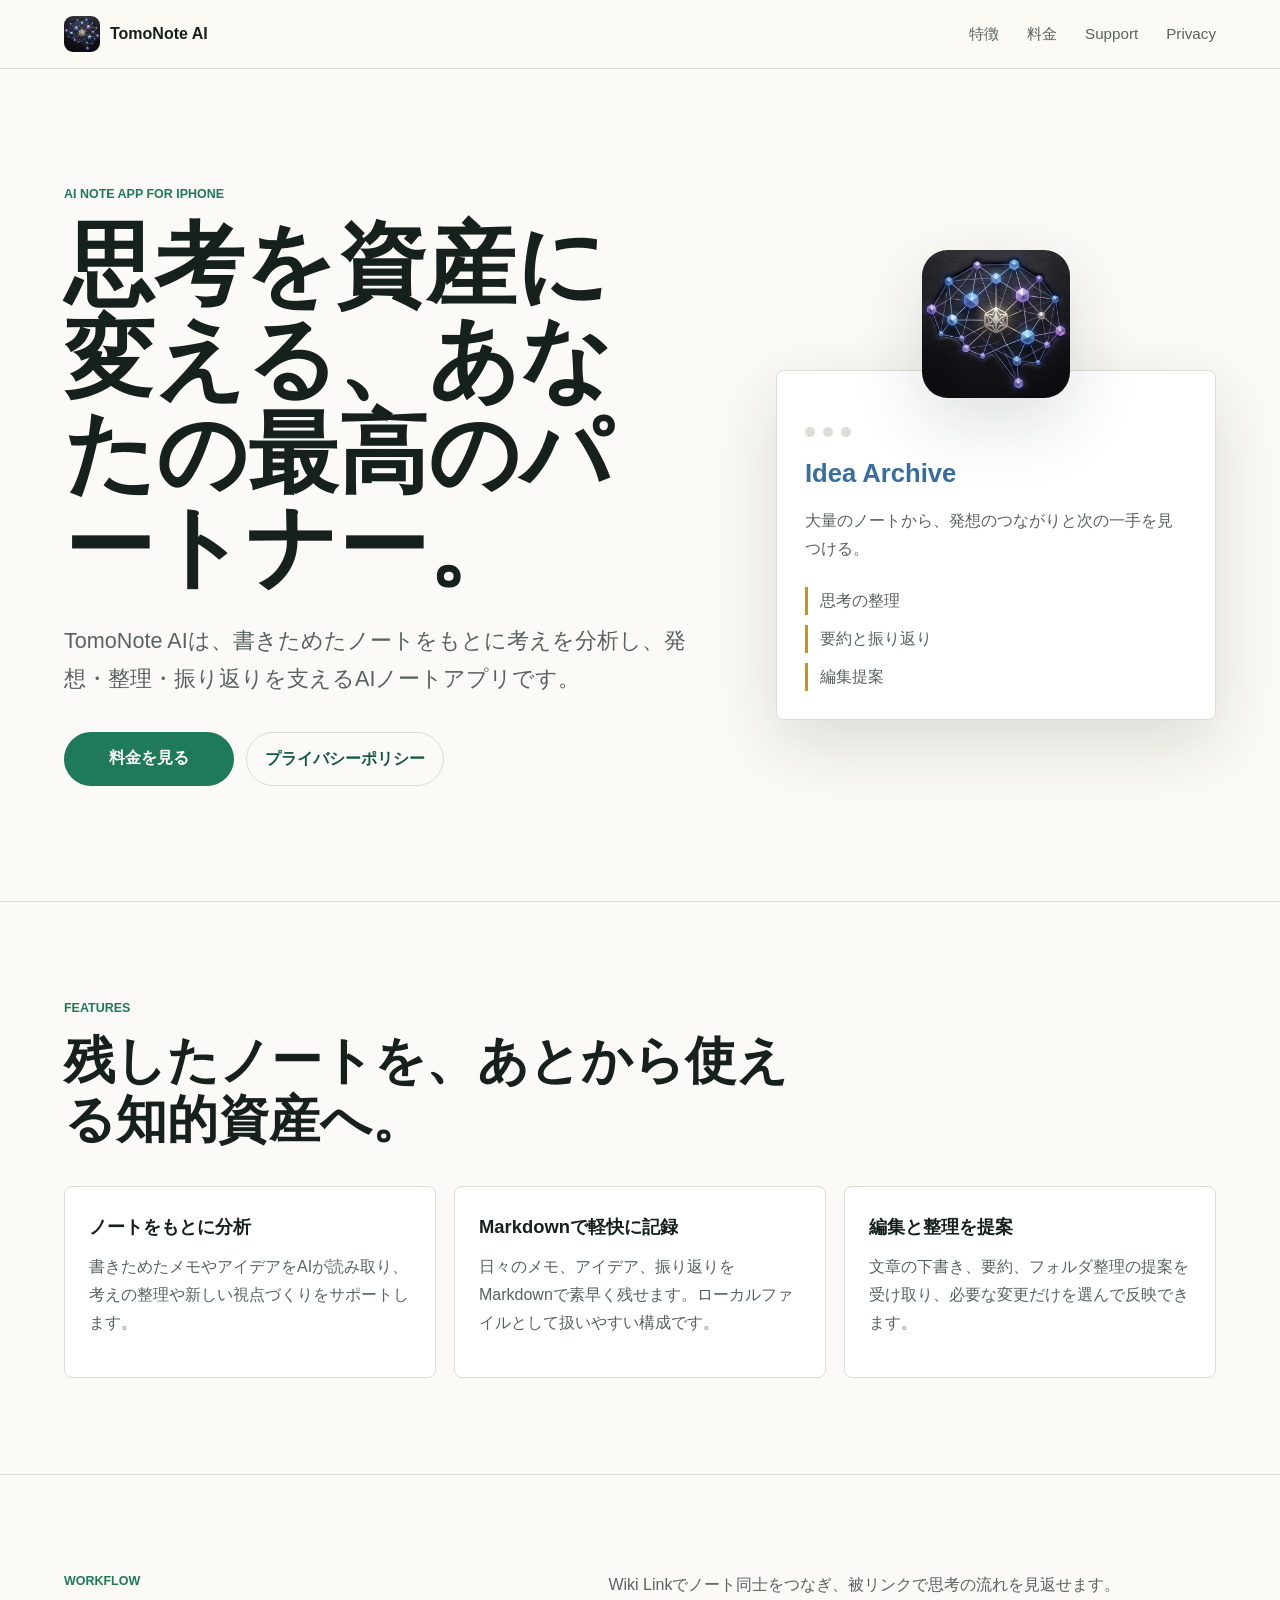
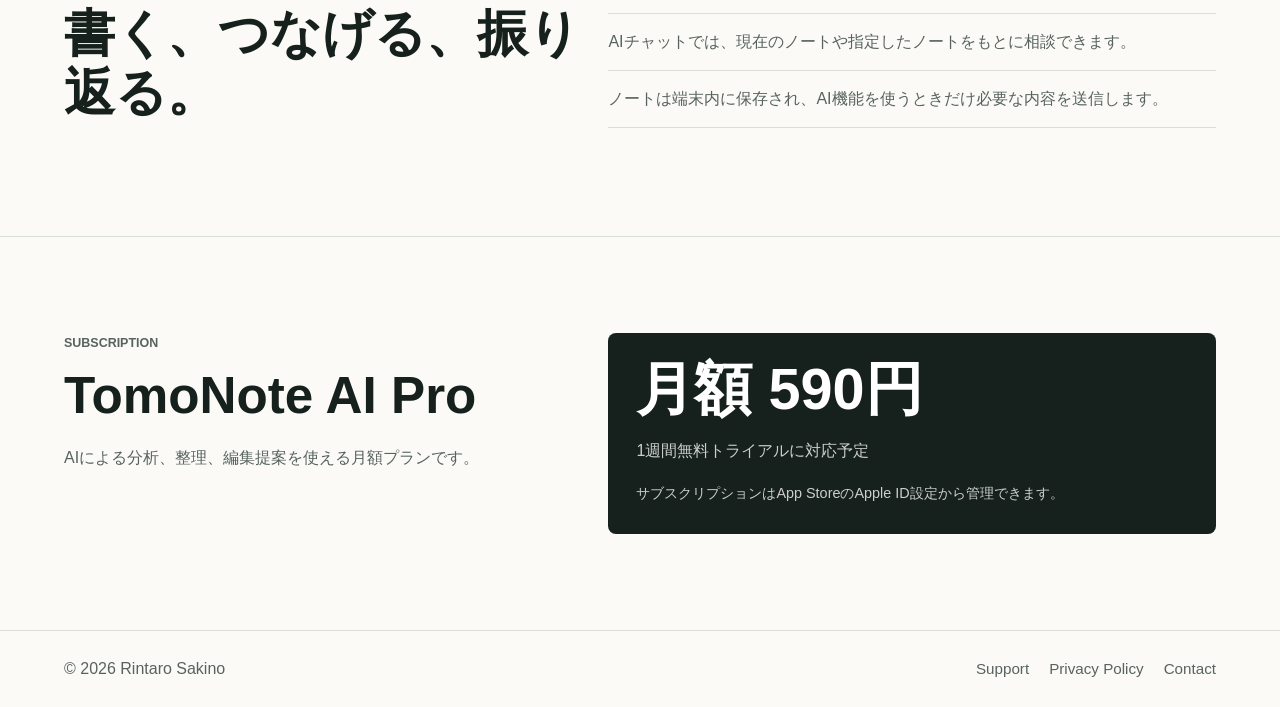
<file: index.html>
<!doctype html>
<html lang="ja">
<head>
  <meta charset="utf-8">
  <meta name="viewport" content="width=device-width, initial-scale=1">
  <title>TomoNote AI | 思考を資産に変えるAIノート</title>
  <meta name="description" content="TomoNote AIは、書きためたノートをもとに思考を整理・分析し、発想と振り返りを支えるAIノートアプリです。">
  <meta property="og:title" content="TomoNote AI">
  <meta property="og:description" content="思考を資産に変える、あなたの最高のパートナー。">
  <meta property="og:type" content="website">
  <link rel="icon" href="assets/app-icon.png">
  <link rel="apple-touch-icon" href="assets/app-icon.png">
  <link rel="stylesheet" href="styles.css">
</head>
<body>
  <header class="site-header">
    <a class="brand" href="./" aria-label="TomoNote AI ホーム">
      <img src="assets/app-icon.png" alt="" width="36" height="36">
      <span>TomoNote AI</span>
    </a>
    <nav aria-label="主要ナビゲーション">
      <a href="#features">特徴</a>
      <a href="#subscription">料金</a>
      <a href="support.html">Support</a>
      <a href="privacy.html">Privacy</a>
    </nav>
  </header>

  <main>
    <section class="hero">
      <div class="hero-copy">
        <p class="eyebrow">AI note app for iPhone</p>
        <h1>思考を資産に変える、あなたの最高のパートナー。</h1>
        <p class="lead">
          TomoNote AIは、書きためたノートをもとに考えを分析し、発想・整理・振り返りを支えるAIノートアプリです。
        </p>
        <div class="hero-actions">
          <a class="button primary" href="#subscription">料金を見る</a>
          <a class="button secondary" href="privacy.html">プライバシーポリシー</a>
        </div>
      </div>
      <div class="product-visual" aria-label="TomoNote AI のノート画面イメージ">
        <img class="app-icon-large" src="assets/app-icon.png" alt="TomoNote AI アプリアイコン">
        <div class="note-preview">
          <div class="preview-bar">
            <span></span>
            <span></span>
            <span></span>
          </div>
          <h2>Idea Archive</h2>
          <p>大量のノートから、発想のつながりと次の一手を見つける。</p>
          <ul>
            <li>思考の整理</li>
            <li>要約と振り返り</li>
            <li>編集提案</li>
          </ul>
        </div>
      </div>
    </section>

    <section id="features" class="section">
      <div class="section-heading">
        <p class="eyebrow">Features</p>
        <h2>残したノートを、あとから使える知的資産へ。</h2>
      </div>
      <div class="feature-grid">
        <article>
          <h3>ノートをもとに分析</h3>
          <p>書きためたメモやアイデアをAIが読み取り、考えの整理や新しい視点づくりをサポートします。</p>
        </article>
        <article>
          <h3>Markdownで軽快に記録</h3>
          <p>日々のメモ、アイデア、振り返りをMarkdownで素早く残せます。ローカルファイルとして扱いやすい構成です。</p>
        </article>
        <article>
          <h3>編集と整理を提案</h3>
          <p>文章の下書き、要約、フォルダ整理の提案を受け取り、必要な変更だけを選んで反映できます。</p>
        </article>
      </div>
    </section>

    <section class="section split-section">
      <div>
        <p class="eyebrow">Workflow</p>
        <h2>書く、つなげる、振り返る。</h2>
      </div>
      <div class="workflow-list">
        <p>Wiki Linkでノート同士をつなぎ、被リンクで思考の流れを見返せます。</p>
        <p>AIチャットでは、現在のノートや指定したノートをもとに相談できます。</p>
        <p>ノートは端末内に保存され、AI機能を使うときだけ必要な内容を送信します。</p>
      </div>
    </section>

    <section id="subscription" class="section price-section">
      <div>
        <p class="eyebrow">Subscription</p>
        <h2>TomoNote AI Pro</h2>
        <p>AIによる分析、整理、編集提案を使える月額プランです。</p>
      </div>
      <div class="price-panel">
        <p class="price">月額 590円</p>
        <p>1週間無料トライアルに対応予定</p>
        <p class="fine-print">サブスクリプションはApp StoreのApple ID設定から管理できます。</p>
      </div>
    </section>
  </main>

  <footer class="site-footer">
    <p>© 2026 Rintaro Sakino</p>
    <div>
      <a href="support.html">Support</a>
      <a href="privacy.html">Privacy Policy</a>
      <a href="mailto:rintaro.sakino@process-craft-ai.com">Contact</a>
    </div>
  </footer>
</body>
</html>
</file>
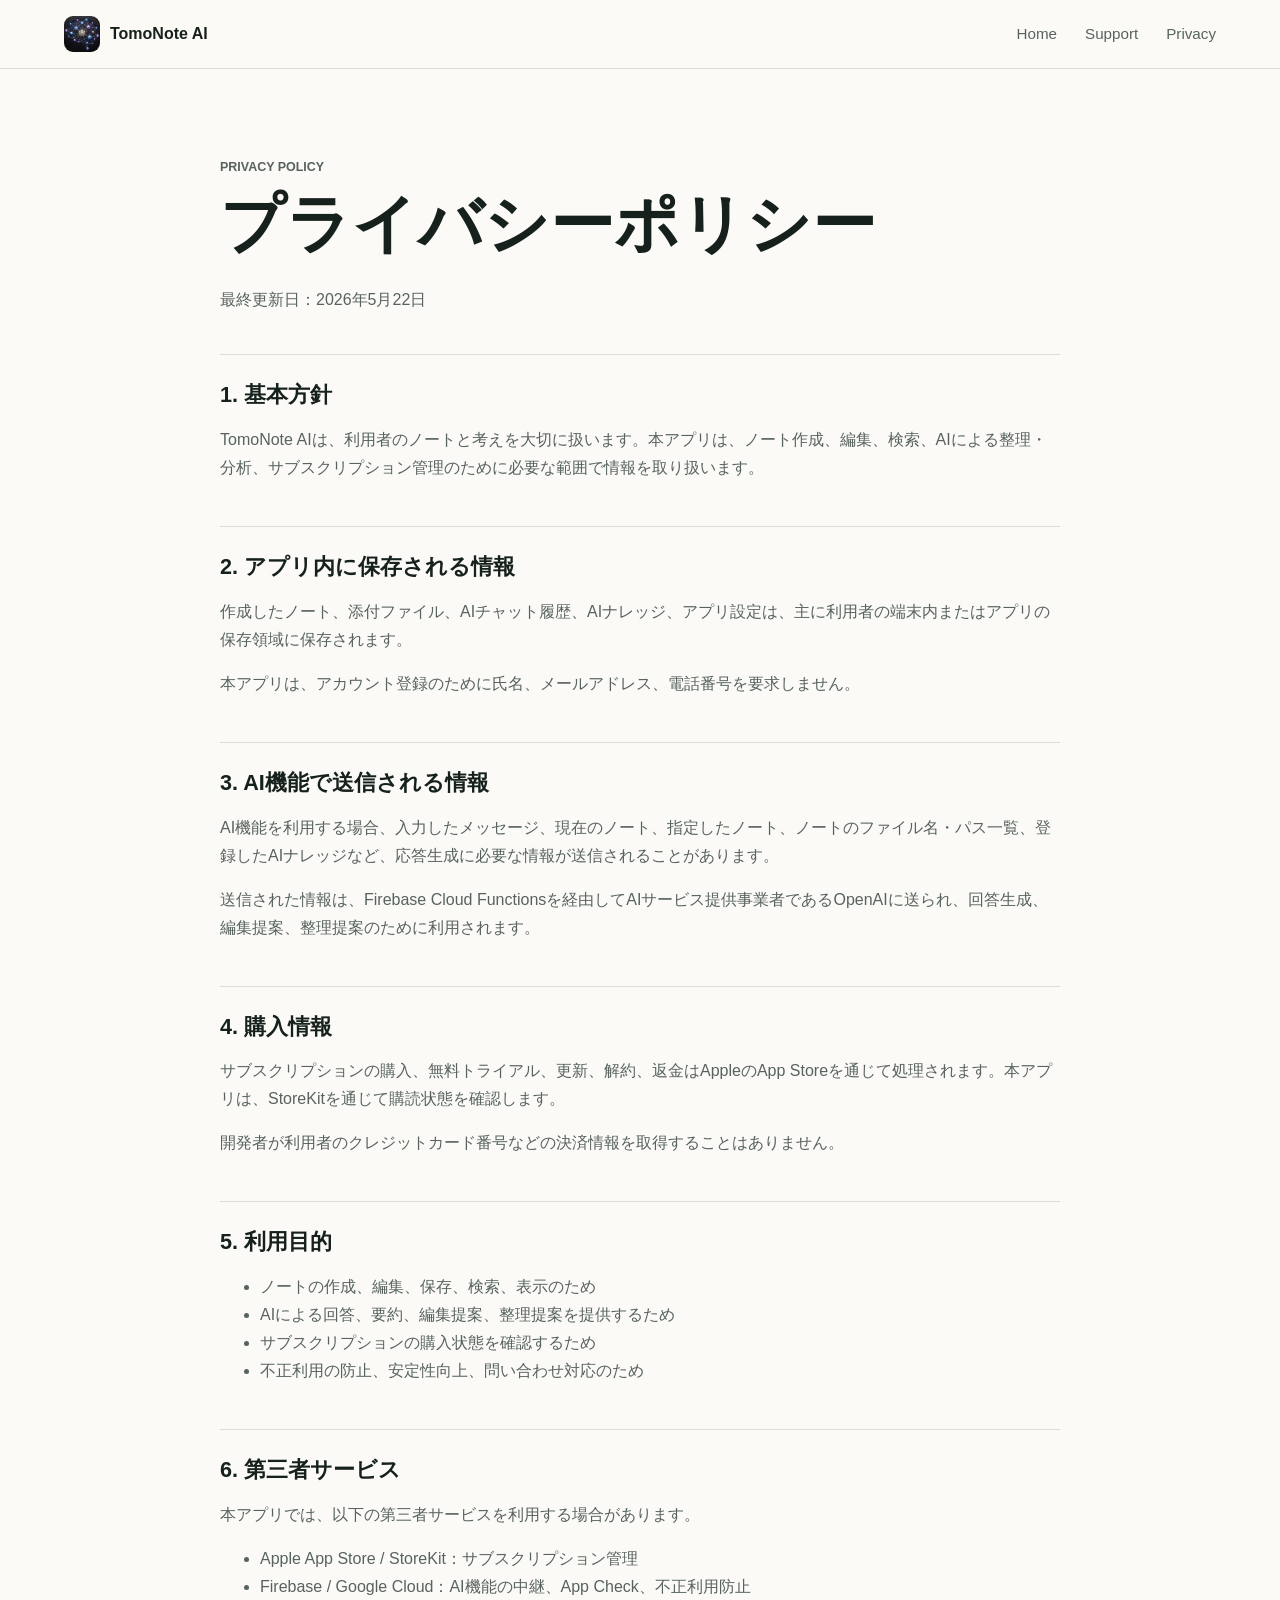
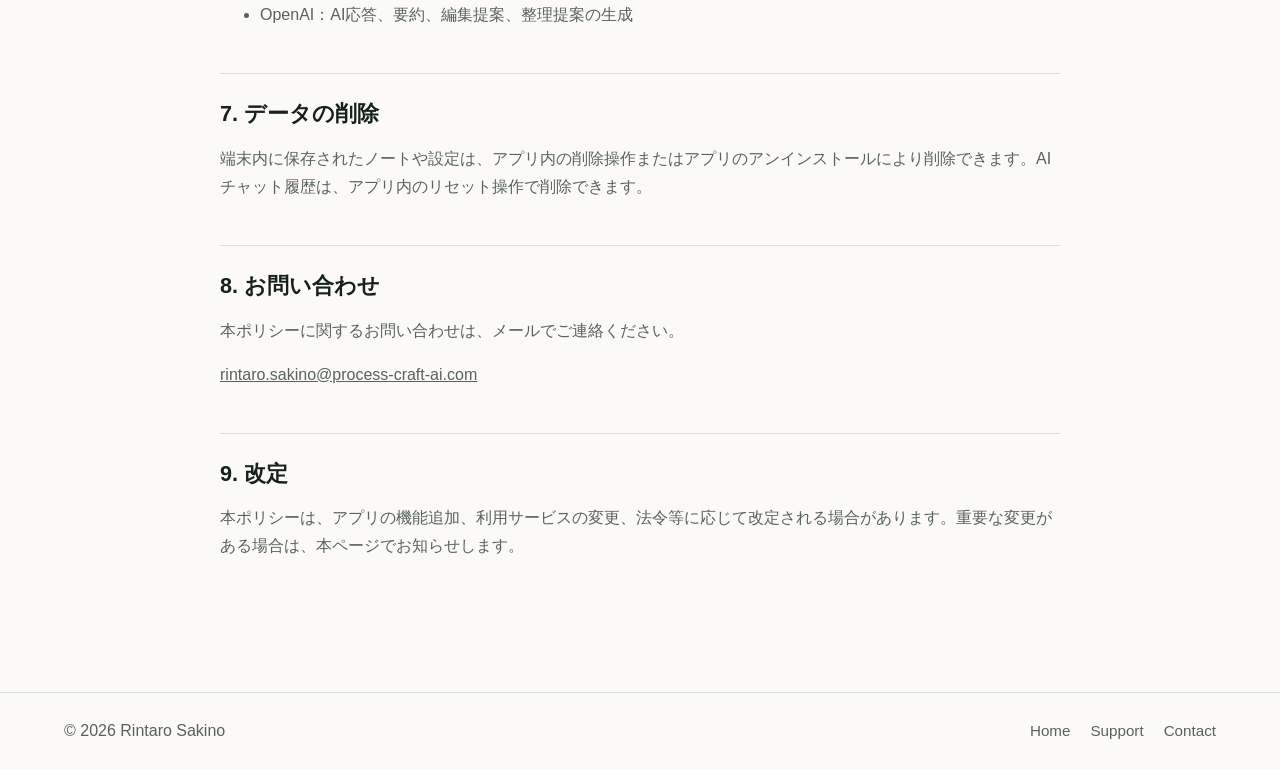
<file: privacy.html>
<!doctype html>
<html lang="ja">
<head>
  <meta charset="utf-8">
  <meta name="viewport" content="width=device-width, initial-scale=1">
  <title>プライバシーポリシー | TomoNote AI</title>
  <meta name="description" content="TomoNote AIのプライバシーポリシーです。">
  <link rel="icon" href="assets/app-icon.png">
  <link rel="apple-touch-icon" href="assets/app-icon.png">
  <link rel="stylesheet" href="styles.css">
</head>
<body>
  <header class="site-header">
    <a class="brand" href="./" aria-label="TomoNote AI ホーム">
      <img src="assets/app-icon.png" alt="" width="36" height="36">
      <span>TomoNote AI</span>
    </a>
    <nav aria-label="主要ナビゲーション">
      <a href="./">Home</a>
      <a href="support.html">Support</a>
      <a href="privacy.html">Privacy</a>
    </nav>
  </header>

  <main class="policy">
    <p class="eyebrow">Privacy Policy</p>
    <h1>プライバシーポリシー</h1>
    <p class="updated">最終更新日：2026年5月22日</p>

    <section>
      <h2>1. 基本方針</h2>
      <p>
        TomoNote AIは、利用者のノートと考えを大切に扱います。本アプリは、ノート作成、編集、検索、AIによる整理・分析、サブスクリプション管理のために必要な範囲で情報を取り扱います。
      </p>
    </section>

    <section>
      <h2>2. アプリ内に保存される情報</h2>
      <p>
        作成したノート、添付ファイル、AIチャット履歴、AIナレッジ、アプリ設定は、主に利用者の端末内またはアプリの保存領域に保存されます。
      </p>
      <p>
        本アプリは、アカウント登録のために氏名、メールアドレス、電話番号を要求しません。
      </p>
    </section>

    <section>
      <h2>3. AI機能で送信される情報</h2>
      <p>
        AI機能を利用する場合、入力したメッセージ、現在のノート、指定したノート、ノートのファイル名・パス一覧、登録したAIナレッジなど、応答生成に必要な情報が送信されることがあります。
      </p>
      <p>
        送信された情報は、Firebase Cloud Functionsを経由してAIサービス提供事業者であるOpenAIに送られ、回答生成、編集提案、整理提案のために利用されます。
      </p>
    </section>

    <section>
      <h2>4. 購入情報</h2>
      <p>
        サブスクリプションの購入、無料トライアル、更新、解約、返金はAppleのApp Storeを通じて処理されます。本アプリは、StoreKitを通じて購読状態を確認します。
      </p>
      <p>
        開発者が利用者のクレジットカード番号などの決済情報を取得することはありません。
      </p>
    </section>

    <section>
      <h2>5. 利用目的</h2>
      <ul>
        <li>ノートの作成、編集、保存、検索、表示のため</li>
        <li>AIによる回答、要約、編集提案、整理提案を提供するため</li>
        <li>サブスクリプションの購入状態を確認するため</li>
        <li>不正利用の防止、安定性向上、問い合わせ対応のため</li>
      </ul>
    </section>

    <section>
      <h2>6. 第三者サービス</h2>
      <p>本アプリでは、以下の第三者サービスを利用する場合があります。</p>
      <ul>
        <li>Apple App Store / StoreKit：サブスクリプション管理</li>
        <li>Firebase / Google Cloud：AI機能の中継、App Check、不正利用防止</li>
        <li>OpenAI：AI応答、要約、編集提案、整理提案の生成</li>
      </ul>
    </section>

    <section>
      <h2>7. データの削除</h2>
      <p>
        端末内に保存されたノートや設定は、アプリ内の削除操作またはアプリのアンインストールにより削除できます。AIチャット履歴は、アプリ内のリセット操作で削除できます。
      </p>
    </section>

    <section>
      <h2>8. お問い合わせ</h2>
      <p>
        本ポリシーに関するお問い合わせは、メールでご連絡ください。
      </p>
      <p>
        <a href="mailto:rintaro.sakino@process-craft-ai.com">rintaro.sakino@process-craft-ai.com</a>
      </p>
    </section>

    <section>
      <h2>9. 改定</h2>
      <p>
        本ポリシーは、アプリの機能追加、利用サービスの変更、法令等に応じて改定される場合があります。重要な変更がある場合は、本ページでお知らせします。
      </p>
    </section>
  </main>

  <footer class="site-footer">
    <p>© 2026 Rintaro Sakino</p>
    <div>
      <a href="./">Home</a>
      <a href="support.html">Support</a>
      <a href="mailto:rintaro.sakino@process-craft-ai.com">Contact</a>
    </div>
  </footer>
</body>
</html>
</file>
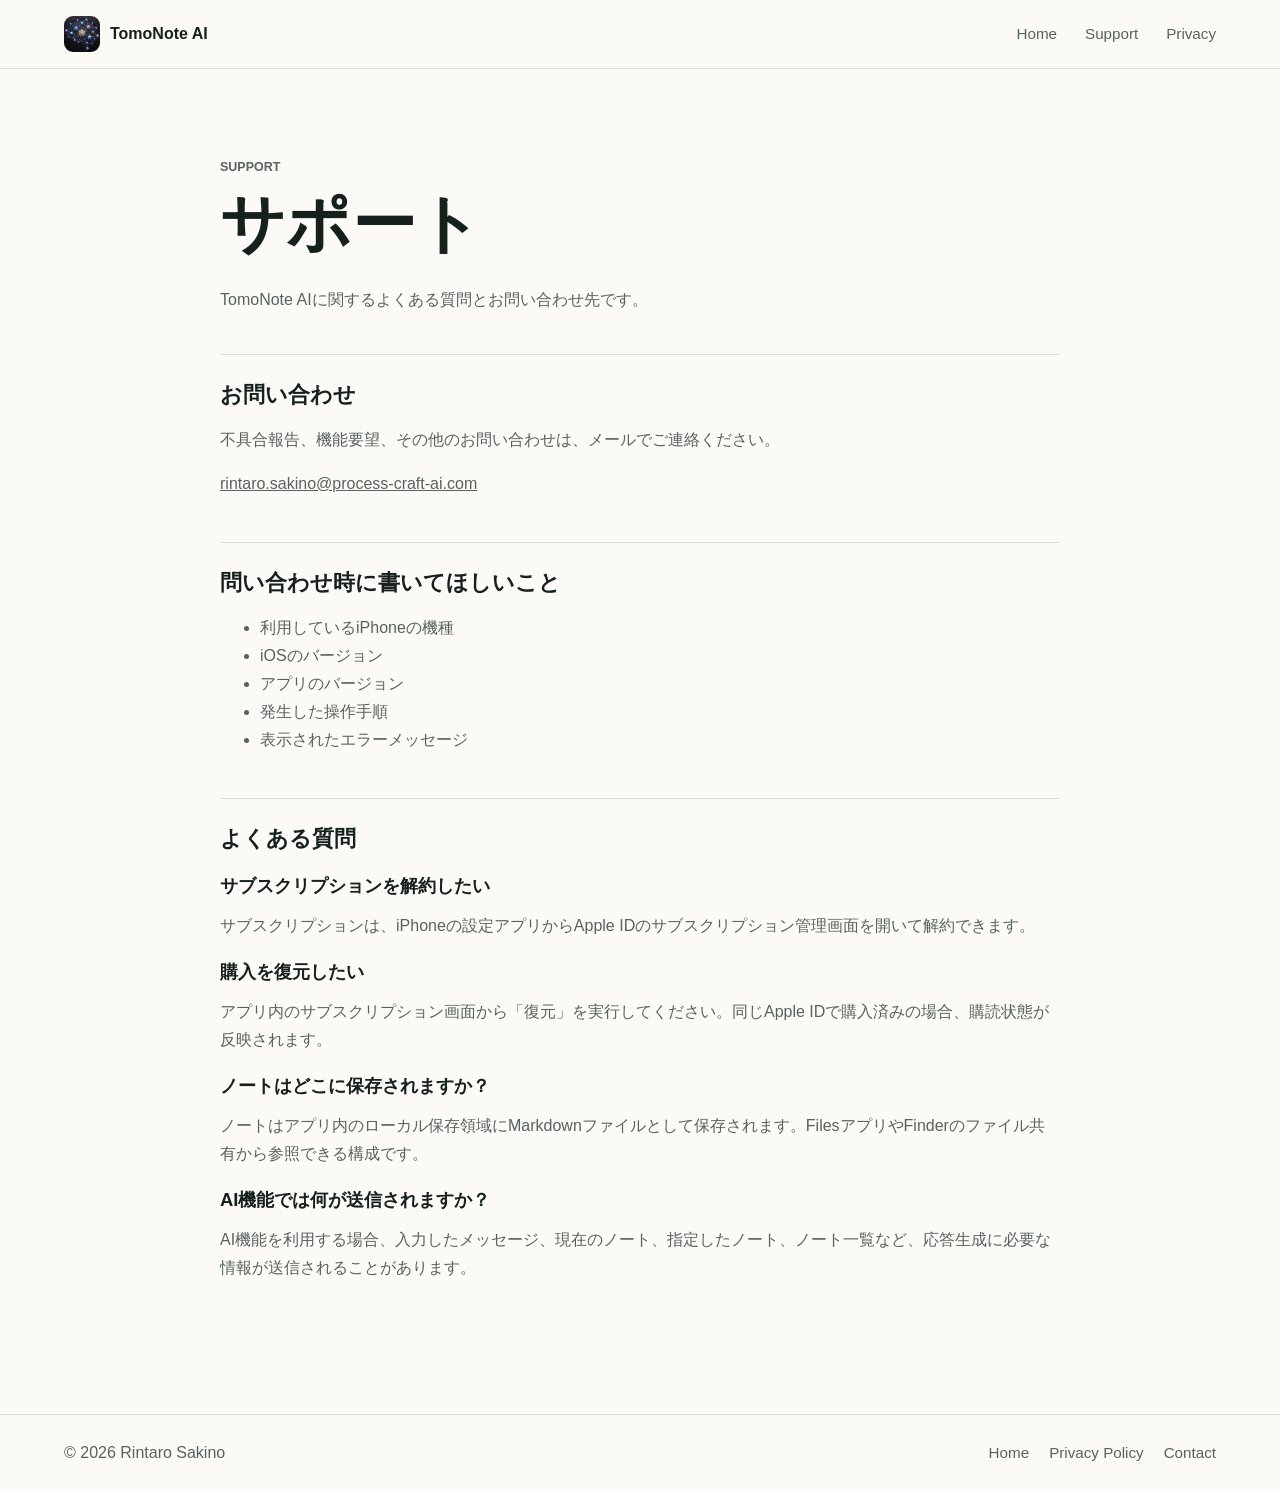
<file: support.html>
<!doctype html>
<html lang="ja">
<head>
  <meta charset="utf-8">
  <meta name="viewport" content="width=device-width, initial-scale=1">
  <title>サポート | TomoNote AI</title>
  <meta name="description" content="TomoNote AIのサポートページです。よくある質問とお問い合わせ先を掲載しています。">
  <link rel="icon" href="assets/app-icon.png">
  <link rel="apple-touch-icon" href="assets/app-icon.png">
  <link rel="stylesheet" href="styles.css">
</head>
<body>
  <header class="site-header">
    <a class="brand" href="./" aria-label="TomoNote AI ホーム">
      <img src="assets/app-icon.png" alt="" width="36" height="36">
      <span>TomoNote AI</span>
    </a>
    <nav aria-label="主要ナビゲーション">
      <a href="./">Home</a>
      <a href="support.html">Support</a>
      <a href="privacy.html">Privacy</a>
    </nav>
  </header>

  <main class="policy">
    <p class="eyebrow">Support</p>
    <h1>サポート</h1>
    <p class="updated">TomoNote AIに関するよくある質問とお問い合わせ先です。</p>

    <section>
      <h2>お問い合わせ</h2>
      <p>
        不具合報告、機能要望、その他のお問い合わせは、メールでご連絡ください。
      </p>
      <p>
        <a href="mailto:rintaro.sakino@process-craft-ai.com">rintaro.sakino@process-craft-ai.com</a>
      </p>
    </section>

    <section>
      <h2>問い合わせ時に書いてほしいこと</h2>
      <ul>
        <li>利用しているiPhoneの機種</li>
        <li>iOSのバージョン</li>
        <li>アプリのバージョン</li>
        <li>発生した操作手順</li>
        <li>表示されたエラーメッセージ</li>
      </ul>
    </section>

    <section>
      <h2>よくある質問</h2>
      <h3>サブスクリプションを解約したい</h3>
      <p>
        サブスクリプションは、iPhoneの設定アプリからApple IDのサブスクリプション管理画面を開いて解約できます。
      </p>

      <h3>購入を復元したい</h3>
      <p>
        アプリ内のサブスクリプション画面から「復元」を実行してください。同じApple IDで購入済みの場合、購読状態が反映されます。
      </p>

      <h3>ノートはどこに保存されますか？</h3>
      <p>
        ノートはアプリ内のローカル保存領域にMarkdownファイルとして保存されます。FilesアプリやFinderのファイル共有から参照できる構成です。
      </p>

      <h3>AI機能では何が送信されますか？</h3>
      <p>
        AI機能を利用する場合、入力したメッセージ、現在のノート、指定したノート、ノート一覧など、応答生成に必要な情報が送信されることがあります。
      </p>
    </section>
  </main>

  <footer class="site-footer">
    <p>© 2026 Rintaro Sakino</p>
    <div>
      <a href="./">Home</a>
      <a href="privacy.html">Privacy Policy</a>
      <a href="mailto:rintaro.sakino@process-craft-ai.com">Contact</a>
    </div>
  </footer>
</body>
</html>
</file>
<file: styles.css>
:root {
  color-scheme: light;
  --ink: #16211d;
  --muted: #58635f;
  --paper: #fbfaf6;
  --surface: #ffffff;
  --line: #d9ded6;
  --accent: #1f7a5a;
  --accent-strong: #145a43;
  --gold: #c6902f;
  --blue: #386d9f;
  --shadow: 0 24px 70px rgba(22, 33, 29, 0.14);
}

* {
  box-sizing: border-box;
}

html {
  scroll-behavior: smooth;
}

body {
  margin: 0;
  background: var(--paper);
  color: var(--ink);
  font-family: -apple-system, BlinkMacSystemFont, "Helvetica Neue", "Noto Sans JP", sans-serif;
  line-height: 1.75;
}

a {
  color: inherit;
}

.site-header {
  align-items: center;
  background: rgba(251, 250, 246, 0.9);
  border-bottom: 1px solid var(--line);
  display: flex;
  justify-content: space-between;
  padding: 16px clamp(20px, 5vw, 72px);
  position: sticky;
  top: 0;
  z-index: 10;
}

.brand {
  align-items: center;
  display: inline-flex;
  font-weight: 700;
  gap: 10px;
  text-decoration: none;
}

.brand img {
  border-radius: 9px;
}

nav {
  display: flex;
  gap: clamp(12px, 3vw, 28px);
}

nav a,
.site-footer a {
  color: var(--muted);
  font-size: 0.95rem;
  text-decoration: none;
}

nav a:hover,
.site-footer a:hover {
  color: var(--accent-strong);
}

.hero {
  align-items: center;
  display: grid;
  gap: clamp(36px, 7vw, 96px);
  grid-template-columns: minmax(0, 1fr) minmax(280px, 440px);
  min-height: calc(100vh - 73px);
  padding: clamp(56px, 9vw, 120px) clamp(20px, 5vw, 72px);
}

.hero-copy {
  max-width: 720px;
}

.eyebrow {
  color: var(--accent);
  font-size: 0.78rem;
  font-weight: 800;
  letter-spacing: 0;
  margin: 0 0 12px;
  text-transform: uppercase;
}

h1,
h2,
h3,
p {
  margin-top: 0;
}

h1 {
  font-size: clamp(2.5rem, 7vw, 5.8rem);
  line-height: 1.05;
  margin-bottom: 28px;
  max-width: 850px;
}

h2 {
  font-size: clamp(1.8rem, 4vw, 3.2rem);
  line-height: 1.15;
  margin-bottom: 18px;
}

h3 {
  font-size: 1.15rem;
  margin-bottom: 10px;
}

.lead {
  color: var(--muted);
  font-size: clamp(1.08rem, 2vw, 1.35rem);
  max-width: 690px;
}

.hero-actions {
  display: flex;
  flex-wrap: wrap;
  gap: 12px;
  margin-top: 34px;
}

.button {
  border-radius: 999px;
  display: inline-flex;
  font-weight: 700;
  justify-content: center;
  min-width: 170px;
  padding: 12px 18px;
  text-decoration: none;
}

.button.primary {
  background: var(--accent);
  color: #ffffff;
}

.button.secondary {
  border: 1px solid var(--line);
  color: var(--accent-strong);
}

.product-visual {
  display: grid;
  justify-items: center;
  position: relative;
}

.app-icon-large {
  border-radius: 26px;
  box-shadow: var(--shadow);
  height: clamp(96px, 13vw, 148px);
  margin-bottom: -28px;
  position: relative;
  width: clamp(96px, 13vw, 148px);
  z-index: 1;
}

.note-preview {
  background: var(--surface);
  border: 1px solid var(--line);
  border-radius: 8px;
  box-shadow: var(--shadow);
  max-width: 440px;
  padding: 56px 28px 28px;
  width: 100%;
}

.preview-bar {
  display: flex;
  gap: 8px;
  margin-bottom: 22px;
}

.preview-bar span {
  background: var(--line);
  border-radius: 50%;
  display: block;
  height: 10px;
  width: 10px;
}

.note-preview h2 {
  color: var(--blue);
  font-size: 1.6rem;
}

.note-preview p,
.note-preview li {
  color: var(--muted);
}

.note-preview ul {
  display: grid;
  gap: 10px;
  list-style: none;
  margin: 24px 0 0;
  padding: 0;
}

.note-preview li {
  border-left: 3px solid var(--gold);
  padding-left: 12px;
}

.section {
  border-top: 1px solid var(--line);
  padding: clamp(56px, 8vw, 96px) clamp(20px, 5vw, 72px);
}

.section-heading {
  max-width: 760px;
}

.feature-grid {
  display: grid;
  gap: 18px;
  grid-template-columns: repeat(3, minmax(0, 1fr));
  margin-top: 36px;
}

.feature-grid article {
  background: var(--surface);
  border: 1px solid var(--line);
  border-radius: 8px;
  padding: 24px;
}

.feature-grid p,
.workflow-list,
.price-section p,
.policy p,
.policy li {
  color: var(--muted);
}

.split-section,
.price-section {
  align-items: start;
  display: grid;
  gap: 28px;
  grid-template-columns: minmax(0, 0.85fr) minmax(280px, 1fr);
}

.workflow-list {
  display: grid;
  gap: 14px;
}

.workflow-list p {
  border-bottom: 1px solid var(--line);
  margin: 0;
  padding-bottom: 14px;
}

.price-panel {
  background: var(--ink);
  border-radius: 8px;
  color: #ffffff;
  padding: 28px;
}

.price-panel p {
  color: rgba(255, 255, 255, 0.78);
}

.price-panel .price {
  color: #ffffff;
  font-size: clamp(2rem, 5vw, 3.6rem);
  font-weight: 800;
  line-height: 1;
  margin-bottom: 18px;
}

.fine-print {
  font-size: 0.9rem;
  margin-bottom: 0;
}

.site-footer {
  align-items: center;
  border-top: 1px solid var(--line);
  display: flex;
  justify-content: space-between;
  padding: 24px clamp(20px, 5vw, 72px);
}

.site-footer p {
  color: var(--muted);
  margin: 0;
}

.site-footer div {
  display: flex;
  gap: 20px;
}

.policy {
  margin: 0 auto;
  max-width: 880px;
  padding: clamp(48px, 8vw, 88px) 20px;
}

.policy h1 {
  font-size: clamp(2.1rem, 5vw, 4rem);
}

.policy section {
  border-top: 1px solid var(--line);
  padding: 28px 0;
}

.policy h2 {
  font-size: 1.35rem;
}

.updated {
  color: var(--muted);
  margin-bottom: 40px;
}

@media (max-width: 820px) {
  .site-header,
  .site-footer {
    align-items: flex-start;
    flex-direction: column;
    gap: 14px;
  }

  .hero,
  .split-section,
  .price-section,
  .feature-grid {
    grid-template-columns: 1fr;
  }

  .hero {
    min-height: auto;
  }

  nav {
    flex-wrap: wrap;
  }
}

@media (max-width: 520px) {
  .button {
    width: 100%;
  }

  .note-preview {
    padding-left: 20px;
    padding-right: 20px;
  }
}
</file>
